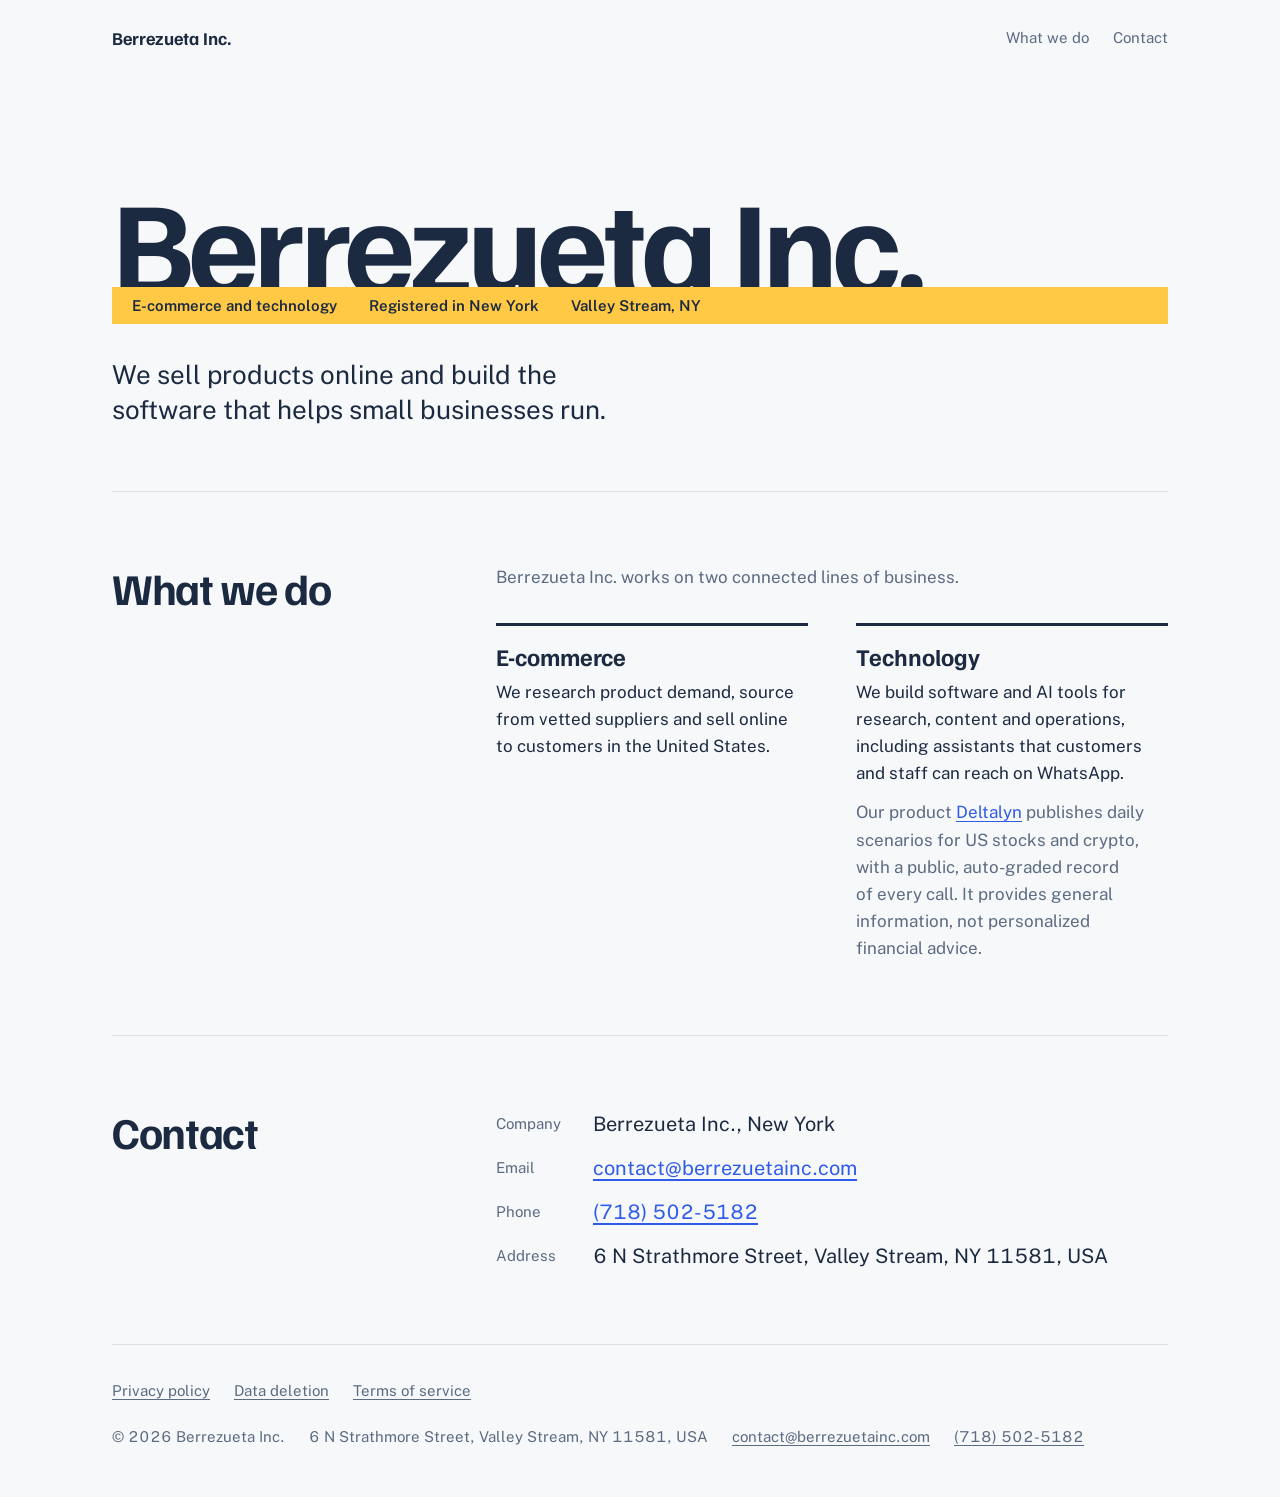
<file: index.html>
<!doctype html>
<html lang="en">
<head>
<meta charset="utf-8">
<meta name="viewport" content="width=device-width, initial-scale=1">
<title>Berrezueta Inc. — E-commerce and technology, Valley Stream, NY</title>
<meta name="description" content="Berrezueta Inc. sells products online and builds software and AI tools for small businesses. Based in Valley Stream, New York.">
<link rel="canonical" href="https://berrezuetainc.com/">
<meta name="referrer" content="strict-origin-when-cross-origin">
<meta name="theme-color" content="#1B2A41">
<meta property="og:type" content="website">
<meta property="og:site_name" content="Berrezueta Inc.">
<meta property="og:title" content="Berrezueta Inc. — E-commerce and technology, Valley Stream, NY">
<meta property="og:description" content="Berrezueta Inc. sells products online and builds software and AI tools for small businesses. Based in Valley Stream, New York.">
<meta property="og:url" content="https://berrezuetainc.com/">
<meta property="og:image" content="https://berrezuetainc.com/og.png">
<meta name="twitter:card" content="summary_large_image">
<link rel="icon" href="favicon.svg" type="image/svg+xml">
<link rel="apple-touch-icon" href="apple-touch-icon.png">
<link rel="preconnect" href="https://fonts.googleapis.com">
<link rel="preconnect" href="https://fonts.gstatic.com" crossorigin>
<link href="https://fonts.googleapis.com/css2?family=Familjen+Grotesk:wght@700&family=Public+Sans:wght@400;600&display=swap" rel="stylesheet">
<link rel="stylesheet" href="styles.css">
<script type="application/ld+json">
{"@context":"https://schema.org","@type":"Organization","@id":"https://berrezuetainc.com/#org","name":"Berrezueta Inc.","legalName":"Berrezueta Inc.","url":"https://berrezuetainc.com/","logo":"https://berrezuetainc.com/apple-touch-icon.png","email":"contact@berrezuetainc.com","telephone":"+1-718-502-5182","address":{"@type":"PostalAddress","streetAddress":"6 N Strathmore Street","postalCode":"11581","addressLocality":"Valley Stream","addressRegion":"NY","addressCountry":"US"},"contactPoint":{"@type":"ContactPoint","contactType":"customer service","email":"contact@berrezuetainc.com","telephone":"+1-718-502-5182","areaServed":"US","availableLanguage":["en","es"]}}
</script>
</head>
<body>
<a class="skip" href="#main">Skip to content</a>
<div class="wrap">
<header class="top">
  <a class="mark" href="./">Berrezueta Inc.</a>
  <nav aria-label="Main"><a href="./#what-we-do">What we do</a><a href="./#contact">Contact</a></nav>
</header>
<main id="main">
  <div class="hero">
    <h1>Berrezueta Inc.</h1>
    <p class="shelf"><span>E-commerce and technology</span><span>Registered in New York</span><span>Valley Stream, NY</span></p>
    <p class="intro">We sell products online and build the software that helps small businesses run.</p>
  </div>

  <section id="what-we-do" aria-labelledby="what-we-do-title">
    <h2 id="what-we-do-title">What we do</h2>
    <p class="lead">Berrezueta Inc. works on two connected lines of business.</p>
    <div class="two">
      <div>
        <h3>E-commerce</h3>
        <p>We research product demand, source from vetted suppliers and sell online to customers in the United States.</p>
      </div>
      <div>
        <h3>Technology</h3>
        <p>We build software and AI tools for research, content and operations, including assistants that customers and staff can reach on WhatsApp.</p>
        <p class="product">Our product <a href="https://www.deltalyn.com/">Deltalyn</a> publishes daily scenarios for US stocks and crypto, with a public, auto-graded record of every call. It provides general information, not personalized financial advice.</p>
      </div>
    </div>
  </section>

  <section id="contact" aria-labelledby="contact-title">
    <h2 id="contact-title">Contact</h2>
    <dl class="contact">
      <dt>Company</dt><dd>Berrezueta Inc., New York</dd>
      <dt>Email</dt><dd><a href="mailto:contact@berrezuetainc.com">contact@berrezuetainc.com</a></dd>
      <dt>Phone</dt><dd><a href="tel:+17185025182">(718) 502-5182</a></dd>
      <dt>Address</dt><dd>6 N Strathmore Street, Valley Stream, NY 11581, USA</dd>
    </dl>
  </section>
</main>
<footer>
  <nav class="links" aria-label="Legal"><a href="privacy">Privacy policy</a><a href="data-deletion">Data deletion</a><a href="terms">Terms of service</a></nav>
  <p class="meta"><span>© 2026 Berrezueta Inc.</span><span>6 N Strathmore Street, Valley Stream, NY 11581, USA</span><a href="mailto:contact@berrezuetainc.com">contact@berrezuetainc.com</a><a href="tel:+17185025182">(718) 502-5182</a></p>
</footer>
</div>
</body>
</html>
</file>
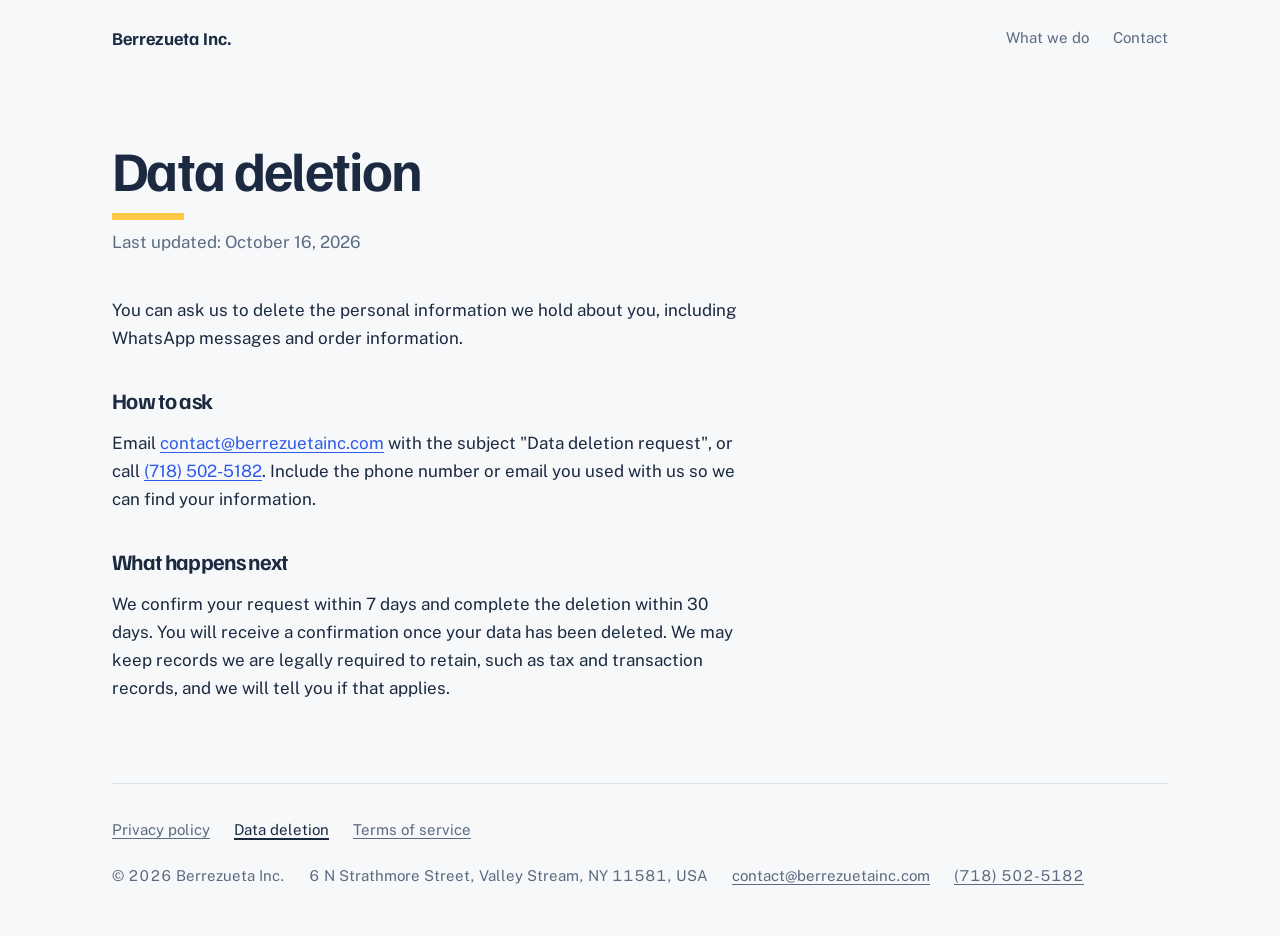
<file: data-deletion.html>
<!doctype html>
<html lang="en">
<head>
<meta charset="utf-8">
<meta name="viewport" content="width=device-width, initial-scale=1">
<title>Data deletion — Berrezueta Inc.</title>
<meta name="description" content="How to ask Berrezueta Inc. to delete your personal data.">
<link rel="canonical" href="https://berrezuetainc.com/data-deletion">
<meta name="referrer" content="strict-origin-when-cross-origin">
<meta name="theme-color" content="#1B2A41">
<meta property="og:type" content="website">
<meta property="og:site_name" content="Berrezueta Inc.">
<meta property="og:title" content="Data deletion — Berrezueta Inc.">
<meta property="og:description" content="How to ask Berrezueta Inc. to delete your personal data.">
<meta property="og:url" content="https://berrezuetainc.com/data-deletion">
<meta property="og:image" content="https://berrezuetainc.com/og.png">
<meta name="twitter:card" content="summary_large_image">
<link rel="icon" href="favicon.svg" type="image/svg+xml">
<link rel="apple-touch-icon" href="apple-touch-icon.png">
<link rel="preconnect" href="https://fonts.googleapis.com">
<link rel="preconnect" href="https://fonts.gstatic.com" crossorigin>
<link href="https://fonts.googleapis.com/css2?family=Familjen+Grotesk:wght@700&family=Public+Sans:wght@400;600&display=swap" rel="stylesheet">
<link rel="stylesheet" href="styles.css">
</head>
<body>
<a class="skip" href="#main">Skip to content</a>
<div class="wrap">
<header class="top">
  <a class="mark" href="./">Berrezueta Inc.</a>
  <nav aria-label="Main"><a href="./#what-we-do">What we do</a><a href="./#contact">Contact</a></nav>
</header>
<main id="main" class="doc">
<h1>Data deletion</h1>
<p class="updated">Last updated: <time datetime="2026-10-16">October 16, 2026</time></p>
<p>You can ask us to delete the personal information we hold about you, including WhatsApp messages and order information.</p>
<h2>How to ask</h2>
<p>Email <a href="mailto:contact@berrezuetainc.com?subject=Data%20deletion%20request">contact@berrezuetainc.com</a> with the subject "Data deletion request", or call <a href="tel:+17185025182">(718) 502-5182</a>. Include the phone number or email you used with us so we can find your information.</p>
<h2>What happens next</h2>
<p>We confirm your request within 7 days and complete the deletion within 30 days. You will receive a confirmation once your data has been deleted. We may keep records we are legally required to retain, such as tax and transaction records, and we will tell you if that applies.</p>
</main>
<footer>
  <nav class="links" aria-label="Legal"><a href="privacy">Privacy policy</a><a href="data-deletion" aria-current="page">Data deletion</a><a href="terms">Terms of service</a></nav>
  <p class="meta"><span>© 2026 Berrezueta Inc.</span><span>6 N Strathmore Street, Valley Stream, NY 11581, USA</span><a href="mailto:contact@berrezuetainc.com">contact@berrezuetainc.com</a><a href="tel:+17185025182">(718) 502-5182</a></p>
</footer>
</div>
</body>
</html>
</file>
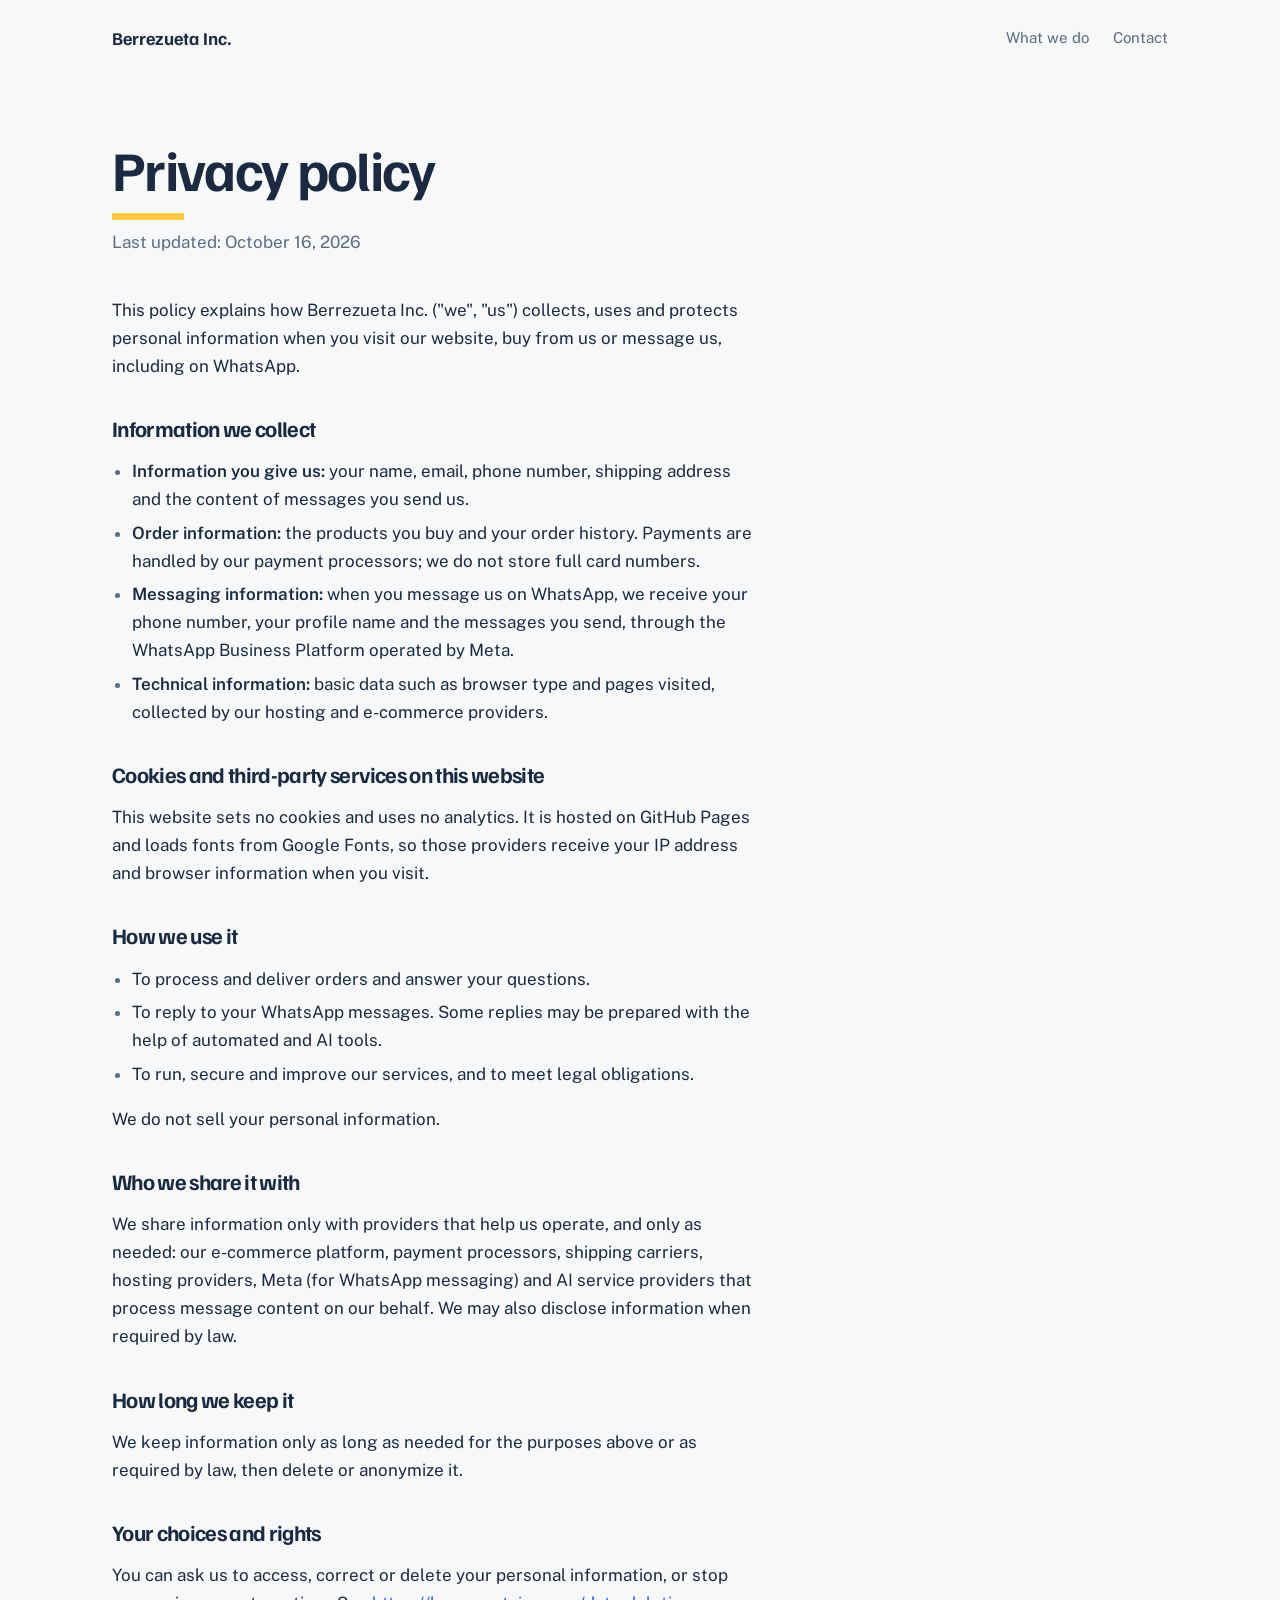
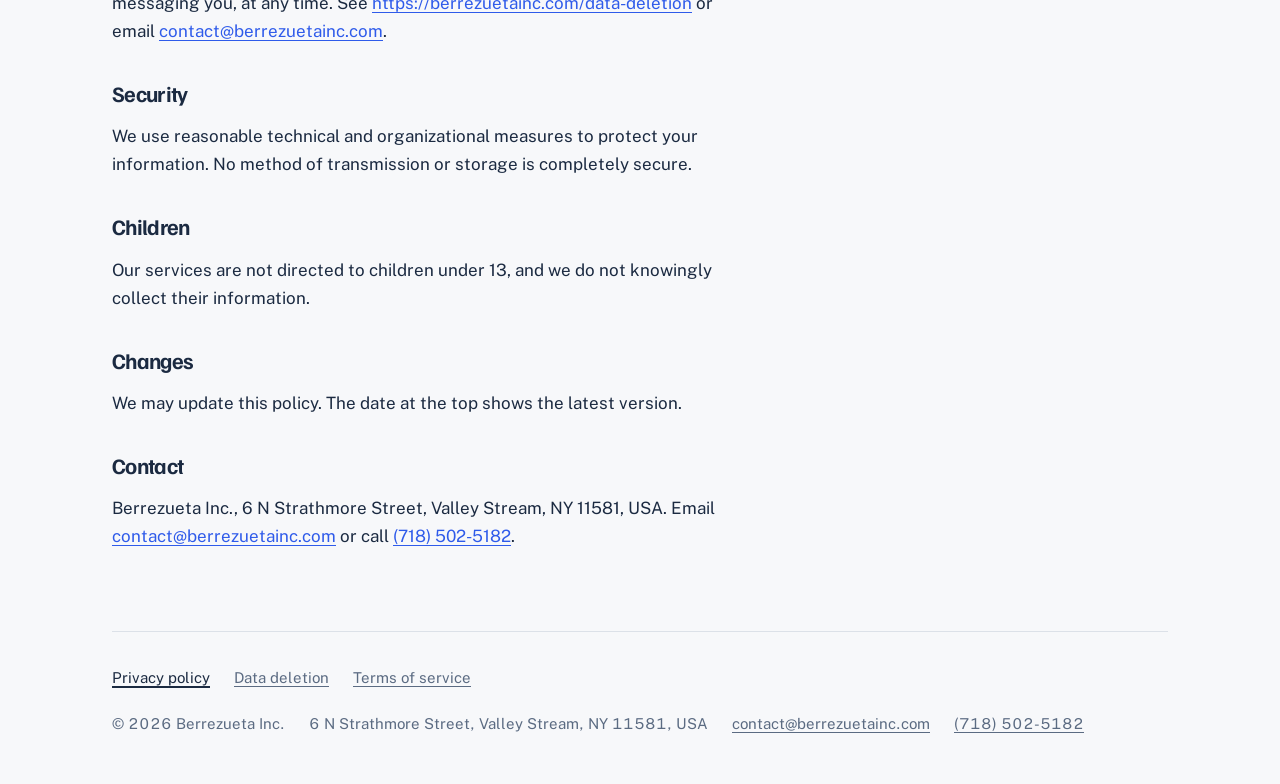
<file: privacy.html>
<!doctype html>
<html lang="en">
<head>
<meta charset="utf-8">
<meta name="viewport" content="width=device-width, initial-scale=1">
<title>Privacy policy — Berrezueta Inc.</title>
<meta name="description" content="How Berrezueta Inc. collects, uses and protects personal information.">
<link rel="canonical" href="https://berrezuetainc.com/privacy">
<meta name="referrer" content="strict-origin-when-cross-origin">
<meta name="theme-color" content="#1B2A41">
<meta property="og:type" content="website">
<meta property="og:site_name" content="Berrezueta Inc.">
<meta property="og:title" content="Privacy policy — Berrezueta Inc.">
<meta property="og:description" content="How Berrezueta Inc. collects, uses and protects personal information.">
<meta property="og:url" content="https://berrezuetainc.com/privacy">
<meta property="og:image" content="https://berrezuetainc.com/og.png">
<meta name="twitter:card" content="summary_large_image">
<link rel="icon" href="favicon.svg" type="image/svg+xml">
<link rel="apple-touch-icon" href="apple-touch-icon.png">
<link rel="preconnect" href="https://fonts.googleapis.com">
<link rel="preconnect" href="https://fonts.gstatic.com" crossorigin>
<link href="https://fonts.googleapis.com/css2?family=Familjen+Grotesk:wght@700&family=Public+Sans:wght@400;600&display=swap" rel="stylesheet">
<link rel="stylesheet" href="styles.css">
</head>
<body>
<a class="skip" href="#main">Skip to content</a>
<div class="wrap">
<header class="top">
  <a class="mark" href="./">Berrezueta Inc.</a>
  <nav aria-label="Main"><a href="./#what-we-do">What we do</a><a href="./#contact">Contact</a></nav>
</header>
<main id="main" class="doc">
<h1>Privacy policy</h1>
<p class="updated">Last updated: <time datetime="2026-10-16">October 16, 2026</time></p>
<p>This policy explains how Berrezueta Inc. ("we", "us") collects, uses and protects personal information when you visit our website, buy from us or message us, including on WhatsApp.</p>

<h2>Information we collect</h2>
<ul>
<li><strong>Information you give us:</strong> your name, email, phone number, shipping address and the content of messages you send us.</li>
<li><strong>Order information:</strong> the products you buy and your order history. Payments are handled by our payment processors; we do not store full card numbers.</li>
<li><strong>Messaging information:</strong> when you message us on WhatsApp, we receive your phone number, your profile name and the messages you send, through the WhatsApp Business Platform operated by Meta.</li>
<li><strong>Technical information:</strong> basic data such as browser type and pages visited, collected by our hosting and e-commerce providers.</li>
</ul>

<h2>Cookies and third-party services on this website</h2>
<p>This website sets no cookies and uses no analytics. It is hosted on GitHub Pages and loads fonts from Google Fonts, so those providers receive your IP address and browser information when you visit.</p>

<h2>How we use it</h2>
<ul>
<li>To process and deliver orders and answer your questions.</li>
<li>To reply to your WhatsApp messages. Some replies may be prepared with the help of automated and AI tools.</li>
<li>To run, secure and improve our services, and to meet legal obligations.</li>
</ul>
<p>We do not sell your personal information.</p>

<h2>Who we share it with</h2>
<p>We share information only with providers that help us operate, and only as needed: our e-commerce platform, payment processors, shipping carriers, hosting providers, Meta (for WhatsApp messaging) and AI service providers that process message content on our behalf. We may also disclose information when required by law.</p>

<h2>How long we keep it</h2>
<p>We keep information only as long as needed for the purposes above or as required by law, then delete or anonymize it.</p>

<h2>Your choices and rights</h2>
<p>You can ask us to access, correct or delete your personal information, or stop messaging you, at any time. See <a href="https://berrezuetainc.com/data-deletion">https://berrezuetainc.com/data-deletion</a> or email <a href="mailto:contact@berrezuetainc.com">contact@berrezuetainc.com</a>.</p>

<h2>Security</h2>
<p>We use reasonable technical and organizational measures to protect your information. No method of transmission or storage is completely secure.</p>

<h2>Children</h2>
<p>Our services are not directed to children under 13, and we do not knowingly collect their information.</p>

<h2>Changes</h2>
<p>We may update this policy. The date at the top shows the latest version.</p>

<h2>Contact</h2>
<p>Berrezueta Inc., 6 N Strathmore Street, Valley Stream, NY 11581, USA. Email <a href="mailto:contact@berrezuetainc.com">contact@berrezuetainc.com</a> or call <a href="tel:+17185025182">(718) 502-5182</a>.</p>
</main>
<footer>
  <nav class="links" aria-label="Legal"><a href="privacy" aria-current="page">Privacy policy</a><a href="data-deletion">Data deletion</a><a href="terms">Terms of service</a></nav>
  <p class="meta"><span>© 2026 Berrezueta Inc.</span><span>6 N Strathmore Street, Valley Stream, NY 11581, USA</span><a href="mailto:contact@berrezuetainc.com">contact@berrezuetainc.com</a><a href="tel:+17185025182">(718) 502-5182</a></p>
</footer>
</div>
</body>
</html>
</file>
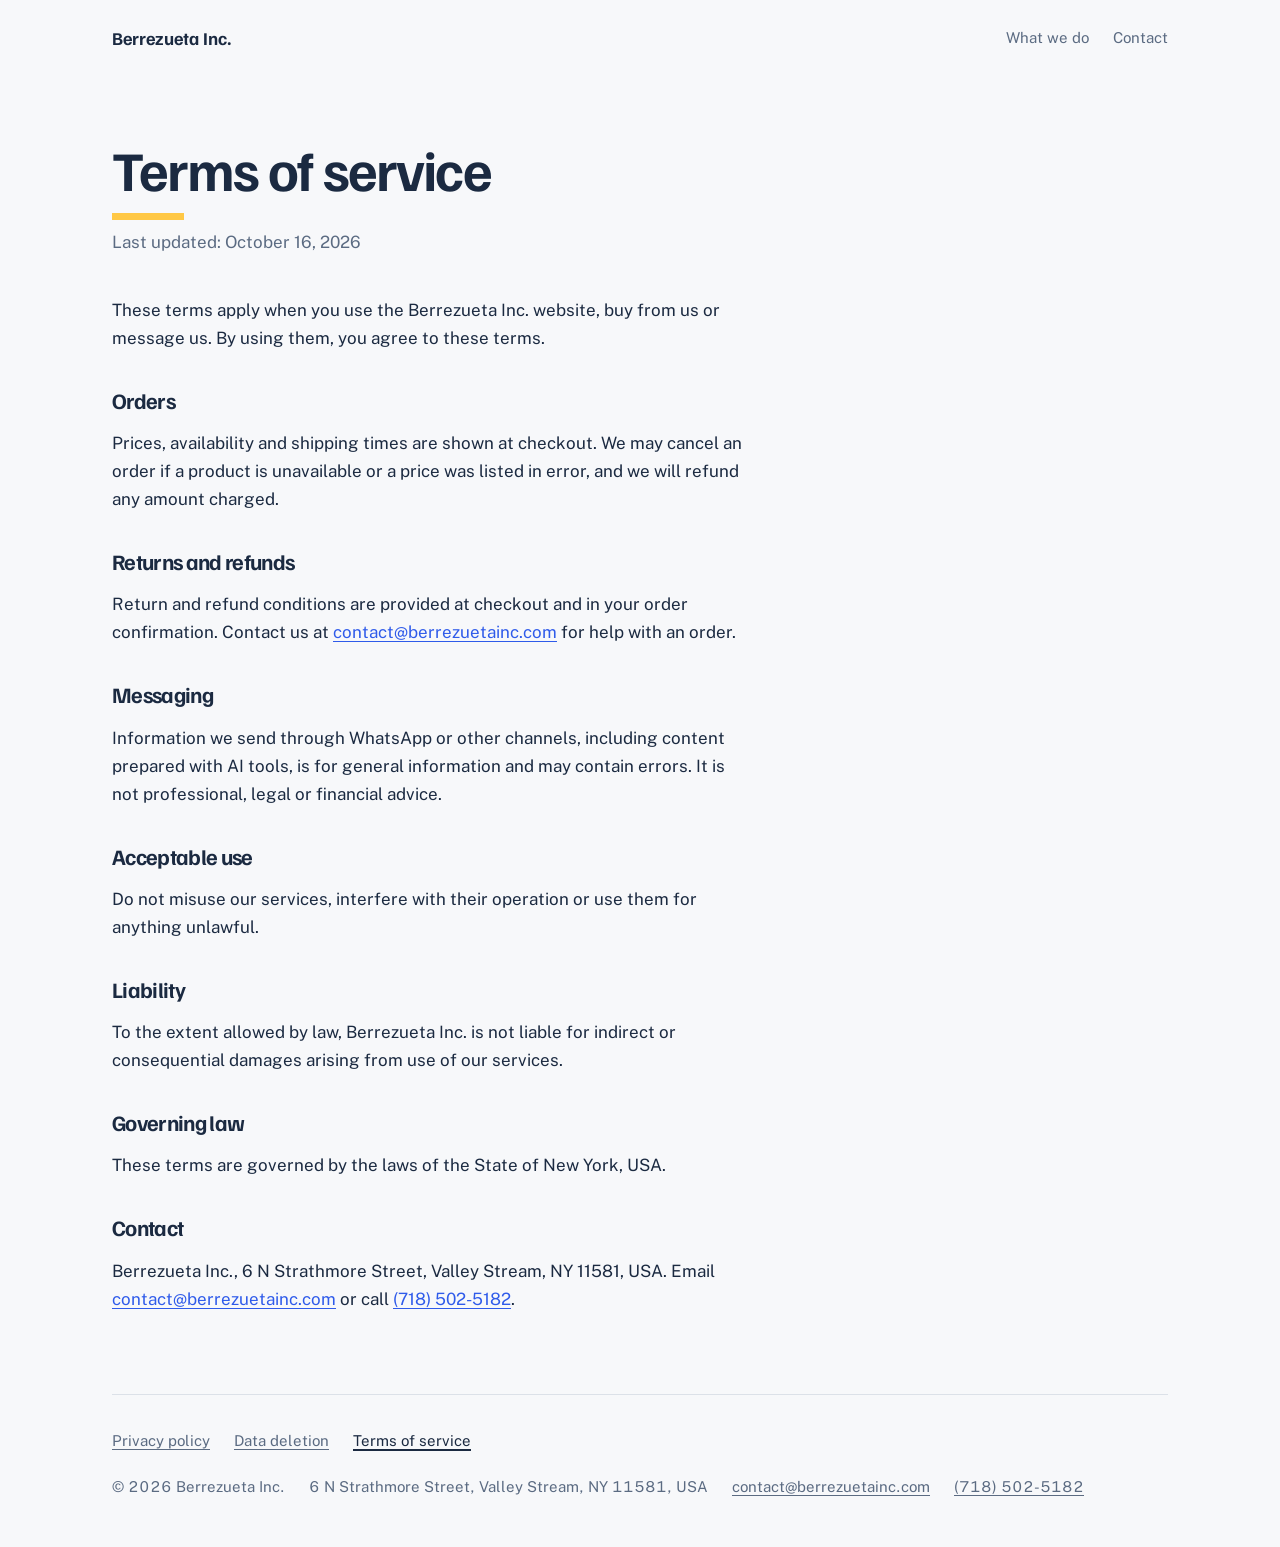
<file: terms.html>
<!doctype html>
<html lang="en">
<head>
<meta charset="utf-8">
<meta name="viewport" content="width=device-width, initial-scale=1">
<title>Terms of service — Berrezueta Inc.</title>
<meta name="description" content="Terms for using the Berrezueta Inc. website, products and messaging services.">
<link rel="canonical" href="https://berrezuetainc.com/terms">
<meta name="referrer" content="strict-origin-when-cross-origin">
<meta name="theme-color" content="#1B2A41">
<meta property="og:type" content="website">
<meta property="og:site_name" content="Berrezueta Inc.">
<meta property="og:title" content="Terms of service — Berrezueta Inc.">
<meta property="og:description" content="Terms for using the Berrezueta Inc. website, products and messaging services.">
<meta property="og:url" content="https://berrezuetainc.com/terms">
<meta property="og:image" content="https://berrezuetainc.com/og.png">
<meta name="twitter:card" content="summary_large_image">
<link rel="icon" href="favicon.svg" type="image/svg+xml">
<link rel="apple-touch-icon" href="apple-touch-icon.png">
<link rel="preconnect" href="https://fonts.googleapis.com">
<link rel="preconnect" href="https://fonts.gstatic.com" crossorigin>
<link href="https://fonts.googleapis.com/css2?family=Familjen+Grotesk:wght@700&family=Public+Sans:wght@400;600&display=swap" rel="stylesheet">
<link rel="stylesheet" href="styles.css">
</head>
<body>
<a class="skip" href="#main">Skip to content</a>
<div class="wrap">
<header class="top">
  <a class="mark" href="./">Berrezueta Inc.</a>
  <nav aria-label="Main"><a href="./#what-we-do">What we do</a><a href="./#contact">Contact</a></nav>
</header>
<main id="main" class="doc">
<h1>Terms of service</h1>
<p class="updated">Last updated: <time datetime="2026-10-16">October 16, 2026</time></p>
<p>These terms apply when you use the Berrezueta Inc. website, buy from us or message us. By using them, you agree to these terms.</p>
<h2>Orders</h2>
<p>Prices, availability and shipping times are shown at checkout. We may cancel an order if a product is unavailable or a price was listed in error, and we will refund any amount charged.</p>
<h2>Returns and refunds</h2>
<p>Return and refund conditions are provided at checkout and in your order confirmation. Contact us at <a href="mailto:contact@berrezuetainc.com">contact@berrezuetainc.com</a> for help with an order.</p>
<h2>Messaging</h2>
<p>Information we send through WhatsApp or other channels, including content prepared with AI tools, is for general information and may contain errors. It is not professional, legal or financial advice.</p>
<h2>Acceptable use</h2>
<p>Do not misuse our services, interfere with their operation or use them for anything unlawful.</p>
<h2>Liability</h2>
<p>To the extent allowed by law, Berrezueta Inc. is not liable for indirect or consequential damages arising from use of our services.</p>
<h2>Governing law</h2>
<p>These terms are governed by the laws of the State of New York, USA.</p>
<h2>Contact</h2>
<p>Berrezueta Inc., 6 N Strathmore Street, Valley Stream, NY 11581, USA. Email <a href="mailto:contact@berrezuetainc.com">contact@berrezuetainc.com</a> or call <a href="tel:+17185025182">(718) 502-5182</a>.</p>
</main>
<footer>
  <nav class="links" aria-label="Legal"><a href="privacy">Privacy policy</a><a href="data-deletion">Data deletion</a><a href="terms" aria-current="page">Terms of service</a></nav>
  <p class="meta"><span>© 2026 Berrezueta Inc.</span><span>6 N Strathmore Street, Valley Stream, NY 11581, USA</span><a href="mailto:contact@berrezuetainc.com">contact@berrezuetainc.com</a><a href="tel:+17185025182">(718) 502-5182</a></p>
</footer>
</div>
</body>
</html>
</file>
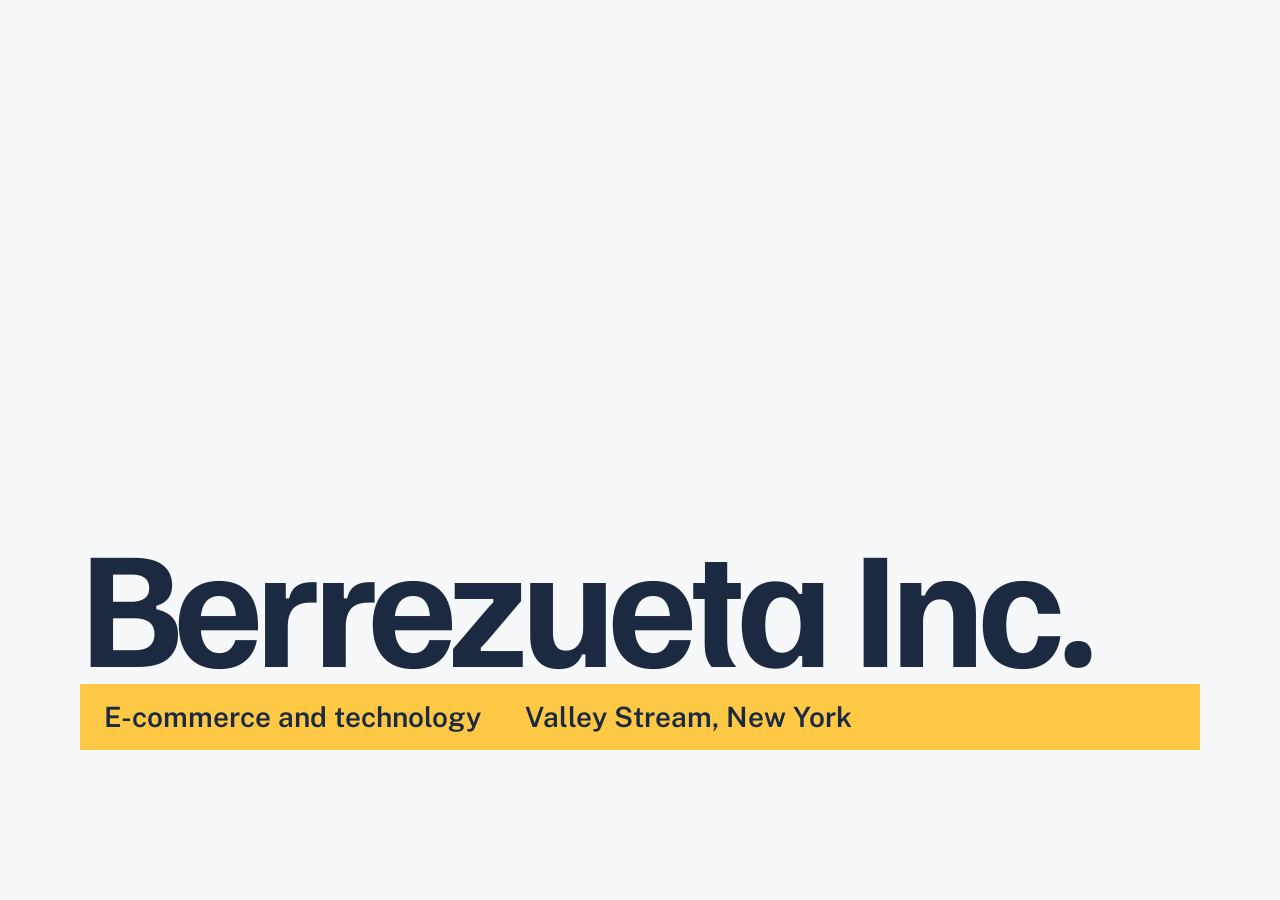
<file: assets-src/og.html>
<!doctype html><html><head><meta charset="utf-8">
<link href="https://fonts.googleapis.com/css2?family=Familjen+Grotesk:wght@700&family=Public+Sans:wght@600&display=block" rel="stylesheet">
<style>
html,body{margin:0;width:1200px;height:630px;background:#F7F8FA;color:#1B2A41}
.box{position:absolute;left:80px;right:80px;bottom:150px}
h1{margin:0;font:700 168px/1 "Familjen Grotesk";letter-spacing:-.045em;text-box:trim-both cap alphabetic}
.shelf{display:flex;gap:44px;background:#FFC845;padding:16px 24px;font:600 28px/1.2 "Public Sans"}
</style></head><body><div class="box"><h1>Berrezueta Inc.</h1><div class="shelf"><span>E-commerce and technology</span><span>Valley Stream, New York</span></div></div></body></html>
</file>
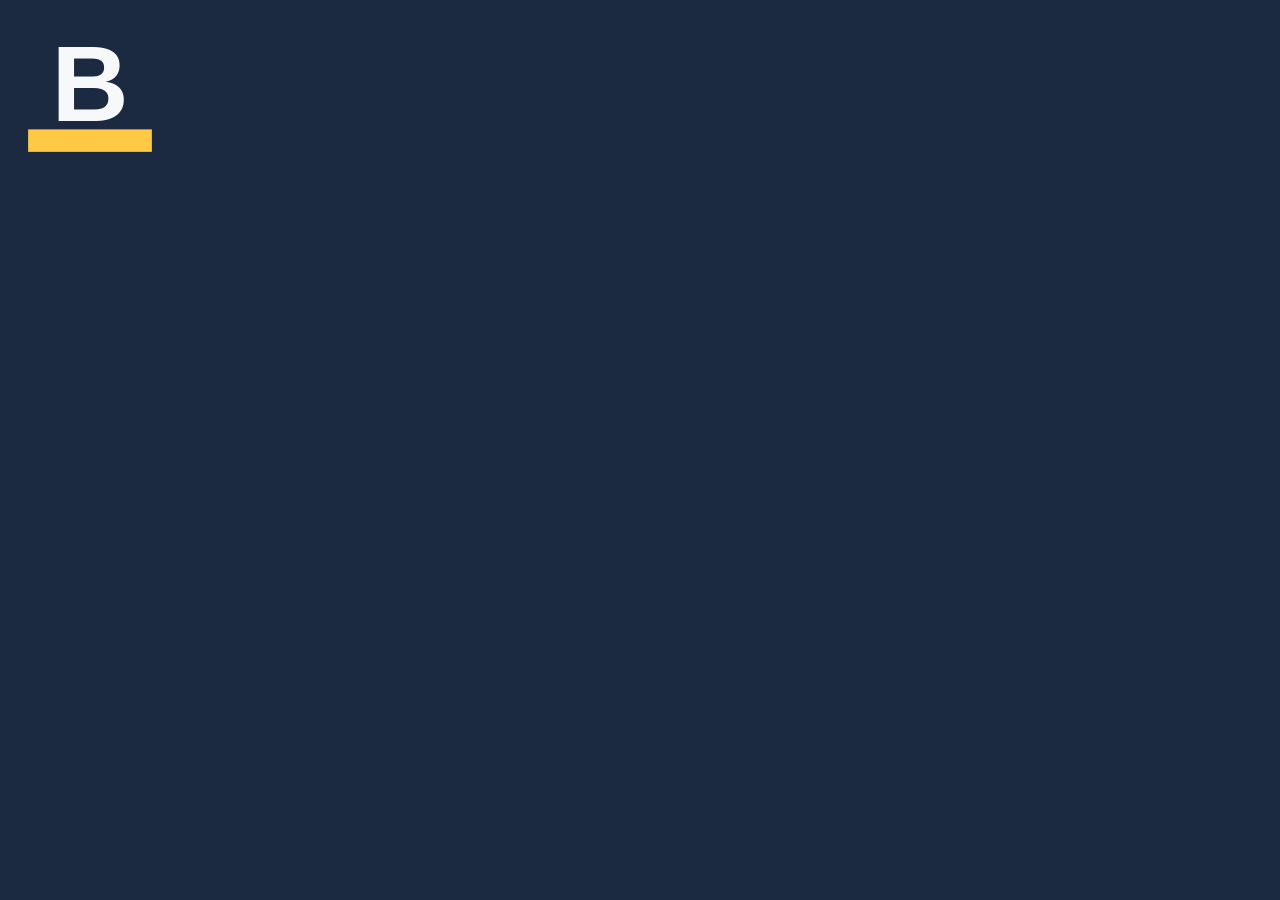
<file: assets-src/touch.html>
<!doctype html><html><head><meta charset="utf-8"><style>html,body{margin:0;width:180px;height:180px;background:#1B2A41}img{width:180px;height:180px;display:block}</style></head><body><img src="/favicon.svg"></body></html>
</file>
<file: styles.css>
:root {
  --paper: #F7F8FA;
  --ink: #1B2A41;
  --slate: #5B6B82;
  --cobalt: #2F5BEA;
  --shelf: #FFC845;
  --line: #DCE1E8;
  --measure: 64ch;
}
*, *::before, *::after { box-sizing: border-box; }
html { -webkit-text-size-adjust: 100%; }
body {
  margin: 0;
  background: var(--paper);
  color: var(--ink);
  font: 400 1.0625rem/1.6 "Public Sans", system-ui, sans-serif;
}
::selection { background: var(--shelf); color: var(--ink); }
a { color: var(--cobalt); text-underline-offset: 0.18em; }
a:hover { text-decoration-thickness: 2px; }
:focus-visible { outline: 3px solid var(--cobalt); outline-offset: 3px; border-radius: 2px; }
h1, h2, h3 { text-wrap: balance; }
p, li { text-wrap: pretty; }

.skip { position: absolute; left: -9999px; }
.skip:focus { left: 1rem; top: 1rem; z-index: 10; background: var(--ink); color: var(--paper); padding: 0.5rem 0.75rem; }

.wrap { max-width: 72rem; margin: 0 auto; padding: 0 clamp(1rem, 4vw, 3rem); }

/* Encabezado */
.top { display: flex; flex-wrap: wrap; gap: 0.25rem 1.5rem; justify-content: space-between; align-items: center; padding: 1rem 0; }
.top .mark { font: 700 1.125rem/1 "Familjen Grotesk", sans-serif; color: var(--ink); text-decoration: none; padding-block: 0.625rem; }
.top nav { display: flex; gap: 0 1.5rem; }
.top nav a, footer .links a { display: inline-block; padding-block: 0.625rem; }
.top nav a { color: var(--slate); text-decoration: none; font-size: 0.9375rem; }
.top nav a:hover { color: var(--ink); }

/* Portada: el nombre se apoya sobre el estante, y el borde del estante lleva los datos. */
.hero { padding: clamp(3rem, 10vw, 7rem) 0 clamp(2.5rem, 6vw, 4rem); }
.hero h1 {
  margin: 0;
  font: 700 clamp(2.5rem, 10.5vw, 9.25rem)/1 "Familjen Grotesk", sans-serif;
  letter-spacing: -0.045em;
  overflow-wrap: anywhere;
  text-box: trim-both cap alphabetic;
}
@supports not (text-box: trim-both cap alphabetic) {
  .hero h1 { line-height: 0.8; margin-bottom: -0.06em; }
}
.hero .shelf {
  display: flex; flex-wrap: wrap; gap: 0.25rem 2rem;
  margin: 0 0 2rem;
  padding: 0.55rem clamp(0.75rem, 2vw, 1.25rem);
  background: var(--shelf);
  color: var(--ink);
  font: 600 clamp(0.8125rem, 1.4vw, 0.9375rem)/1.3 "Public Sans", sans-serif;
  transform-origin: left;
  animation: shelf 700ms cubic-bezier(.2,.7,.2,1) both 150ms;
}
@keyframes shelf { from { transform: scaleX(0); } to { transform: scaleX(1); } }
@media (prefers-reduced-motion: reduce) { .hero .shelf { animation: none; } }
.hero .intro { max-width: 34ch; margin: 0; font-size: clamp(1.25rem, 2.4vw, 1.625rem); line-height: 1.35; }

/* Secciones */
section { padding: clamp(2.5rem, 6vw, 4.5rem) 0; border-top: 1px solid var(--line); }
h2 { font: 700 clamp(1.75rem, 3.6vw, 2.75rem)/1.1 "Familjen Grotesk", sans-serif; letter-spacing: -0.03em; margin: 0 0 1.25rem; }
.lead { max-width: var(--measure); color: var(--slate); margin: 0 0 2rem; }
.two { display: grid; grid-template-columns: repeat(auto-fit, minmax(min(100%, 16rem), 1fr)); gap: 2rem 3rem; }
.two > div { border-top: 3px solid var(--ink); padding-top: 1rem; }
.two h3 { font: 700 1.5rem/1.2 "Familjen Grotesk", sans-serif; margin: 0 0 0.5rem; }
.two p { margin: 0; max-width: 46ch; }
@media (min-width: 60rem) {
  section { display: grid; grid-template-columns: 4fr 8fr; column-gap: 3rem; align-items: start; }
  section > h2 { grid-row: span 3; }
}

dl.contact { display: grid; grid-template-columns: max-content 1fr; gap: 0.75rem 2rem; margin: 0; }
dl.contact dt { color: var(--slate); padding-top: 0.3rem; font-size: 0.9375rem; }
dl.contact dd { margin: 0; font-size: 1.25rem; font-variant-numeric: tabular-nums; }

/* Pie */
footer { border-top: 1px solid var(--line); padding: 1.5rem 0 3rem; color: var(--slate); font-size: 0.9375rem; }
footer .links { display: flex; flex-wrap: wrap; gap: 0 1.5rem; }
footer .links a { color: var(--slate); }
footer .links a[aria-current="page"] { color: var(--ink); text-decoration-thickness: 2px; }
footer .meta { display: flex; flex-wrap: wrap; gap: 0.25rem 1.5rem; margin: 0.75rem 0 0; font-variant-numeric: tabular-nums; }
footer .meta a { color: var(--slate); }

/* Páginas legales */
.doc { max-width: var(--measure); padding: clamp(2rem, 6vw, 4rem) 0; line-height: 1.65; }
.doc h1 { font: 700 clamp(2.25rem, 6vw, 3.5rem)/1.05 "Familjen Grotesk", sans-serif; letter-spacing: -0.03em; margin: 0 0 0.5rem; }
.doc h1::after { content: ""; display: block; width: 4.5rem; height: 0.4rem; margin-top: 0.9rem; background: var(--shelf); }
.doc .updated { color: var(--slate); margin: 0 0 2.5rem; }
.doc h2 { font-size: 1.375rem; margin: 2.25rem 0 0.75rem; scroll-margin-top: 2rem; }
.doc ul { padding-left: 1.25rem; }
.doc li { margin: 0.35rem 0; }
.doc li::marker { color: var(--slate); }
.doc strong { font-weight: 600; }

@media (max-width: 34rem) {
  dl.contact { grid-template-columns: 1fr; gap: 0.1rem; }
  dl.contact dd { margin-bottom: 0.75rem; }
}
.two p.product { margin-top: 0.75rem; color: var(--slate); }
</file>
